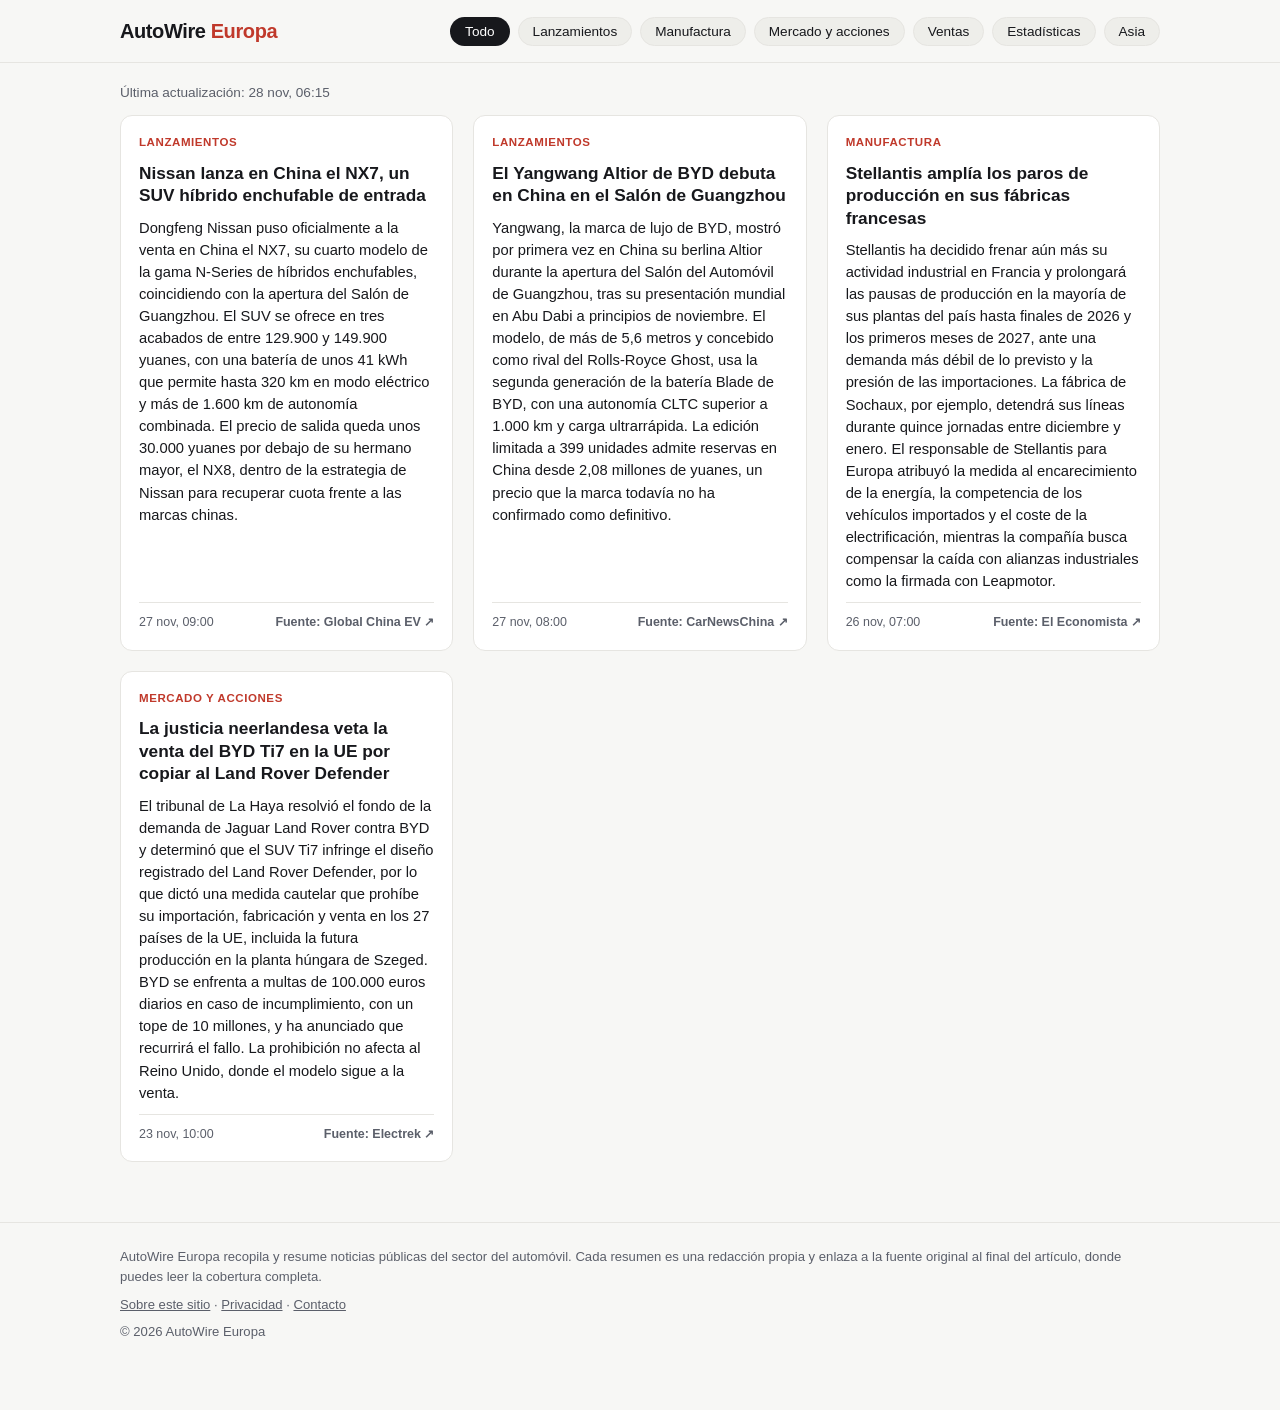
<file: index.html>
<!doctype html>
<html lang="es">
<head>
<meta charset="UTF-8">
<meta name="viewport" content="width=device-width, initial-scale=1.0">
<title>AutoWire Europa — Noticias del sector del automóvil</title>
<meta name="description" content="Resumen diario de noticias del sector del automóvil: lanzamientos, fabricación, ventas, mercado y estadísticas de Europa, con novedades de EE.UU., Latinoamérica y Asia.">
<link rel="icon" href="data:image/svg+xml,<svg xmlns=%22http://www.w3.org/2000/svg%22 viewBox=%220 0 100 100%22><text y=%22.9em%22 font-size=%2290%22>🚗</text></svg>">
<link rel="stylesheet" href="assets/style.css">
<meta property="og:title" content="AutoWire Europa — Noticias del sector del automóvil">
<meta property="og:description" content="Lanzamientos, fabricación, ventas y estadísticas del automóvil en Europa, con novedades de EE.UU., Latinoamérica y Asia.">
<meta property="og:type" content="website">
</head>
<body>
<header class="site-header">
  <div class="wrap header-inner">
    <a class="logo" href="./">AutoWire <span>Europa</span></a>
    <nav class="filters" id="filters" aria-label="Categorías">
      <button class="chip active" data-cat="all">Todo</button>
      <button class="chip" data-cat="lanzamientos">Lanzamientos</button>
      <button class="chip" data-cat="manufactura">Manufactura</button>
      <button class="chip" data-cat="mercado">Mercado y acciones</button>
      <button class="chip" data-cat="ventas">Ventas</button>
      <button class="chip" data-cat="estadisticas">Estadísticas</button>
      <button class="chip" data-cat="asia">Asia</button>
    </nav>
  </div>
</header>

<main class="wrap">
  <p class="updated-line">Última actualización: <span id="updated-at">—</span></p>
  <section id="articles" class="grid" aria-live="polite"></section>
  <p id="empty-msg" class="empty-msg" hidden>No hay noticias en esta categoría todavía.</p>
</main>

<footer class="site-footer">
  <div class="wrap footer-inner">
    <p>AutoWire Europa recopila y resume noticias públicas del sector del automóvil. Cada resumen es una redacción propia y enlaza a la fuente original al final del artículo, donde puedes leer la cobertura completa.</p>
    <p class="footer-links"><a href="about.html">Sobre este sitio</a> · <a href="privacy.html">Privacidad</a> · <a href="mailto:contacto@example.com">Contacto</a></p>
    <p class="copyright">© <span id="year"></span> AutoWire Europa</p>
  </div>
</footer>

<script src="assets/app.js"></script>
</body>
</html>
</file>
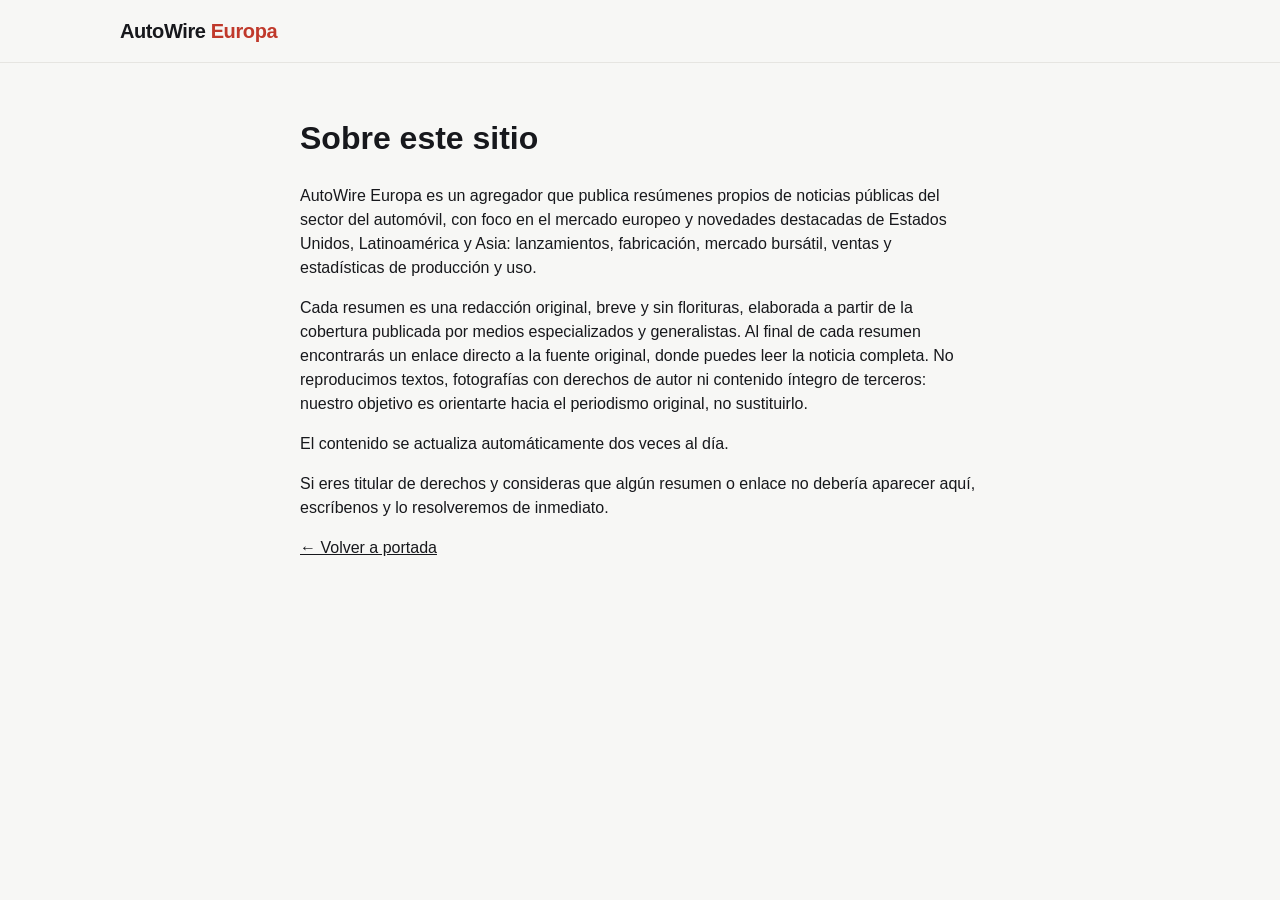
<file: about.html>
<!doctype html>
<html lang="es">
<head>
<meta charset="UTF-8">
<meta name="viewport" content="width=device-width, initial-scale=1.0">
<title>Sobre AutoWire Europa</title>
<link rel="stylesheet" href="assets/style.css">
</head>
<body>
<header class="site-header"><div class="wrap header-inner"><a class="logo" href="./">AutoWire <span>Europa</span></a></div></header>
<main class="wrap" style="padding-top:30px;max-width:720px;">
  <h1>Sobre este sitio</h1>
  <p>AutoWire Europa es un agregador que publica resúmenes propios de noticias públicas del sector del automóvil, con foco en el mercado europeo y novedades destacadas de Estados Unidos, Latinoamérica y Asia: lanzamientos, fabricación, mercado bursátil, ventas y estadísticas de producción y uso.</p>
  <p>Cada resumen es una redacción original, breve y sin florituras, elaborada a partir de la cobertura publicada por medios especializados y generalistas. Al final de cada resumen encontrarás un enlace directo a la fuente original, donde puedes leer la noticia completa. No reproducimos textos, fotografías con derechos de autor ni contenido íntegro de terceros: nuestro objetivo es orientarte hacia el periodismo original, no sustituirlo.</p>
  <p>El contenido se actualiza automáticamente dos veces al día.</p>
  <p>Si eres titular de derechos y consideras que algún resumen o enlace no debería aparecer aquí, escríbenos y lo resolveremos de inmediato.</p>
  <p><a href="./">&larr; Volver a portada</a></p>
</main>
</body>
</html>
</file>
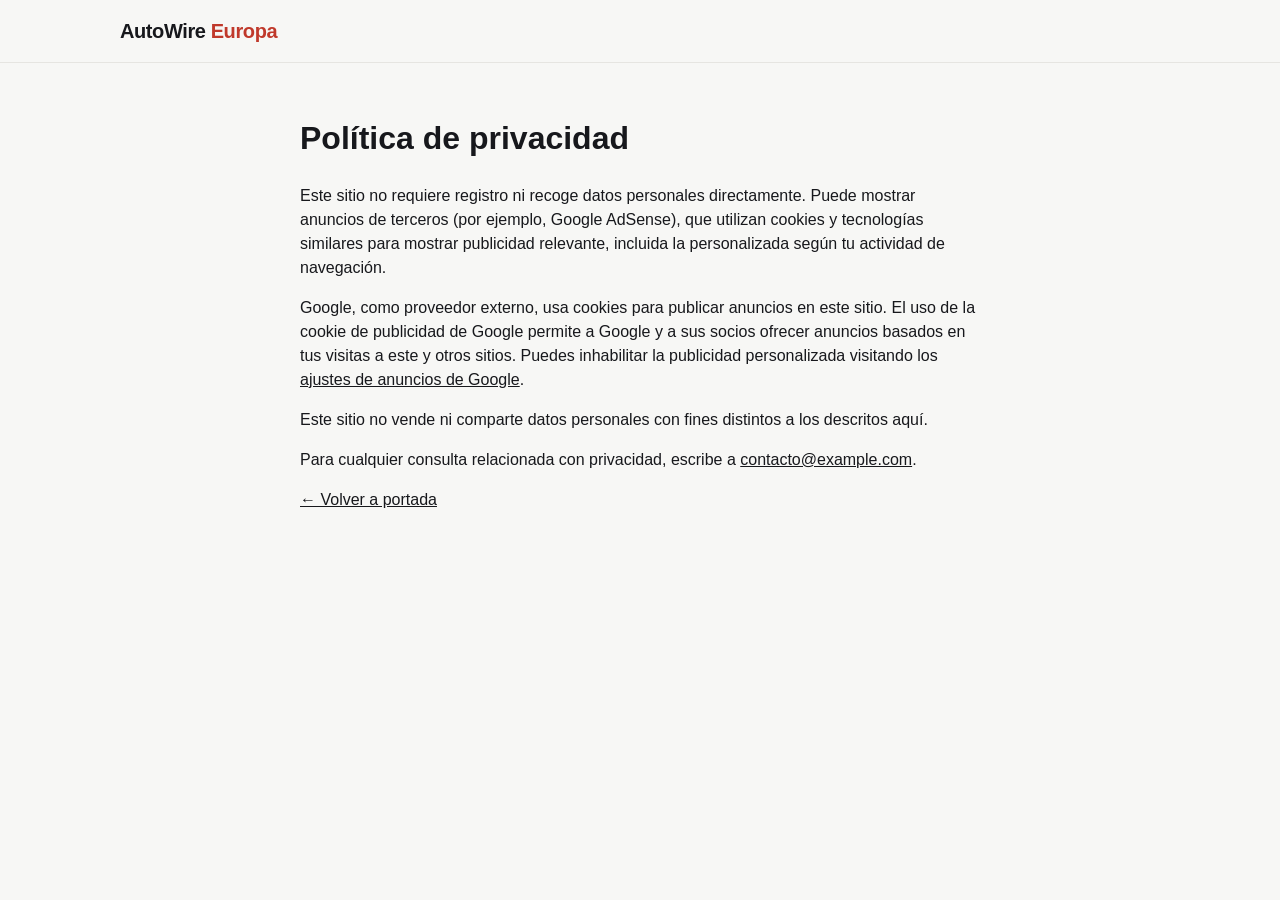
<file: privacy.html>
<!doctype html>
<html lang="es">
<head>
<meta charset="UTF-8">
<meta name="viewport" content="width=device-width, initial-scale=1.0">
<title>Privacidad — AutoWire Europa</title>
<link rel="stylesheet" href="assets/style.css">
</head>
<body>
<header class="site-header"><div class="wrap header-inner"><a class="logo" href="./">AutoWire <span>Europa</span></a></div></header>
<main class="wrap" style="padding-top:30px;max-width:720px;">
  <h1>Política de privacidad</h1>
  <p>Este sitio no requiere registro ni recoge datos personales directamente. Puede mostrar anuncios de terceros (por ejemplo, Google AdSense), que utilizan cookies y tecnologías similares para mostrar publicidad relevante, incluida la personalizada según tu actividad de navegación.</p>
  <p>Google, como proveedor externo, usa cookies para publicar anuncios en este sitio. El uso de la cookie de publicidad de Google permite a Google y a sus socios ofrecer anuncios basados en tus visitas a este y otros sitios. Puedes inhabilitar la publicidad personalizada visitando los <a href="https://adssettings.google.com" target="_blank" rel="noopener noreferrer">ajustes de anuncios de Google</a>.</p>
  <p>Este sitio no vende ni comparte datos personales con fines distintos a los descritos aquí.</p>
  <p>Para cualquier consulta relacionada con privacidad, escribe a <a href="mailto:contacto@example.com">contacto@example.com</a>.</p>
  <p><a href="./">&larr; Volver a portada</a></p>
</main>
</body>
</html>
</file>
<file: assets/style.css>
:root{
  --bg:#f7f7f5;
  --surface:#ffffff;
  --text:#17181c;
  --muted:#5b5f6a;
  --border:#e6e5e1;
  --accent:#c0392b;
  --chip-bg:#eeeeea;
  --chip-active-bg:#17181c;
  --chip-active-text:#ffffff;
  font-size:16px;
}
@media (prefers-color-scheme: dark){
  :root{
    --bg:#121214;
    --surface:#1a1b1e;
    --text:#f0f0ef;
    --muted:#a3a6b0;
    --border:#2b2c30;
    --accent:#e0685a;
    --chip-bg:#232427;
    --chip-active-bg:#f0f0ef;
    --chip-active-text:#121214;
  }
}
*{box-sizing:border-box;}
body{
  margin:0;
  background:var(--bg);
  color:var(--text);
  font-family:-apple-system,BlinkMacSystemFont,"Segoe UI",Roboto,Helvetica,Arial,sans-serif;
  line-height:1.5;
}
.wrap{max-width:1080px;margin:0 auto;padding:0 20px;}
a{color:inherit;}

.site-header{
  position:sticky;top:0;z-index:10;
  background:var(--bg);
  border-bottom:1px solid var(--border);
}
.header-inner{
  display:flex;flex-wrap:wrap;gap:12px;
  align-items:center;justify-content:space-between;
  padding:16px 20px;
}
.logo{
  font-size:1.25rem;font-weight:800;letter-spacing:-0.02em;
  text-decoration:none;color:var(--text);
}
.logo span{color:var(--accent);}

.filters{display:flex;flex-wrap:wrap;gap:8px;}
.chip{
  border:1px solid var(--border);
  background:var(--chip-bg);
  color:var(--text);
  border-radius:999px;
  padding:6px 14px;
  font-size:0.85rem;
  cursor:pointer;
  white-space:nowrap;
}
.chip.active{background:var(--chip-active-bg);color:var(--chip-active-text);border-color:transparent;}

.updated-line{color:var(--muted);font-size:0.85rem;margin:20px 0 12px;}

.grid{
  display:grid;
  grid-template-columns:repeat(auto-fill,minmax(300px,1fr));
  gap:20px;
  padding-bottom:40px;
}
.card{
  background:var(--surface);
  border:1px solid var(--border);
  border-radius:12px;
  padding:18px;
  display:flex;flex-direction:column;gap:10px;
  overflow:hidden;
}
.card-img-wrap{
  margin:-18px -18px 0;
  position:relative;
}
.card-img-wrap img{
  display:block;
  width:100%;
  height:170px;
  object-fit:cover;
}
.card-img-credit{
  position:absolute;
  right:8px;bottom:8px;
  background:rgba(0,0,0,0.6);
  color:#fff;
  font-size:0.68rem;
  padding:2px 8px;
  border-radius:999px;
}
.card-cat{
  font-size:0.72rem;
  text-transform:uppercase;
  letter-spacing:0.05em;
  color:var(--accent);
  font-weight:700;
}
.card h2{
  font-size:1.08rem;
  margin:0;
  line-height:1.3;
}
.card p.summary{
  margin:0;
  color:var(--text);
  font-size:0.92rem;
}
.card .meta{
  margin-top:auto;
  display:flex;
  justify-content:space-between;
  align-items:baseline;
  gap:8px;
  font-size:0.78rem;
  color:var(--muted);
  border-top:1px solid var(--border);
  padding-top:10px;
}
.card .source-link{
  text-decoration:none;
  color:var(--muted);
  font-weight:600;
}
.card .source-link:hover{color:var(--accent);}

.empty-msg{color:var(--muted);padding:40px 0;text-align:center;}

.site-footer{
  border-top:1px solid var(--border);
  margin-top:20px;
  padding:24px 0 60px;
  color:var(--muted);
  font-size:0.82rem;
}
.footer-inner p{margin:0 0 8px;}
.footer-links a{text-decoration:underline;}
</file>
